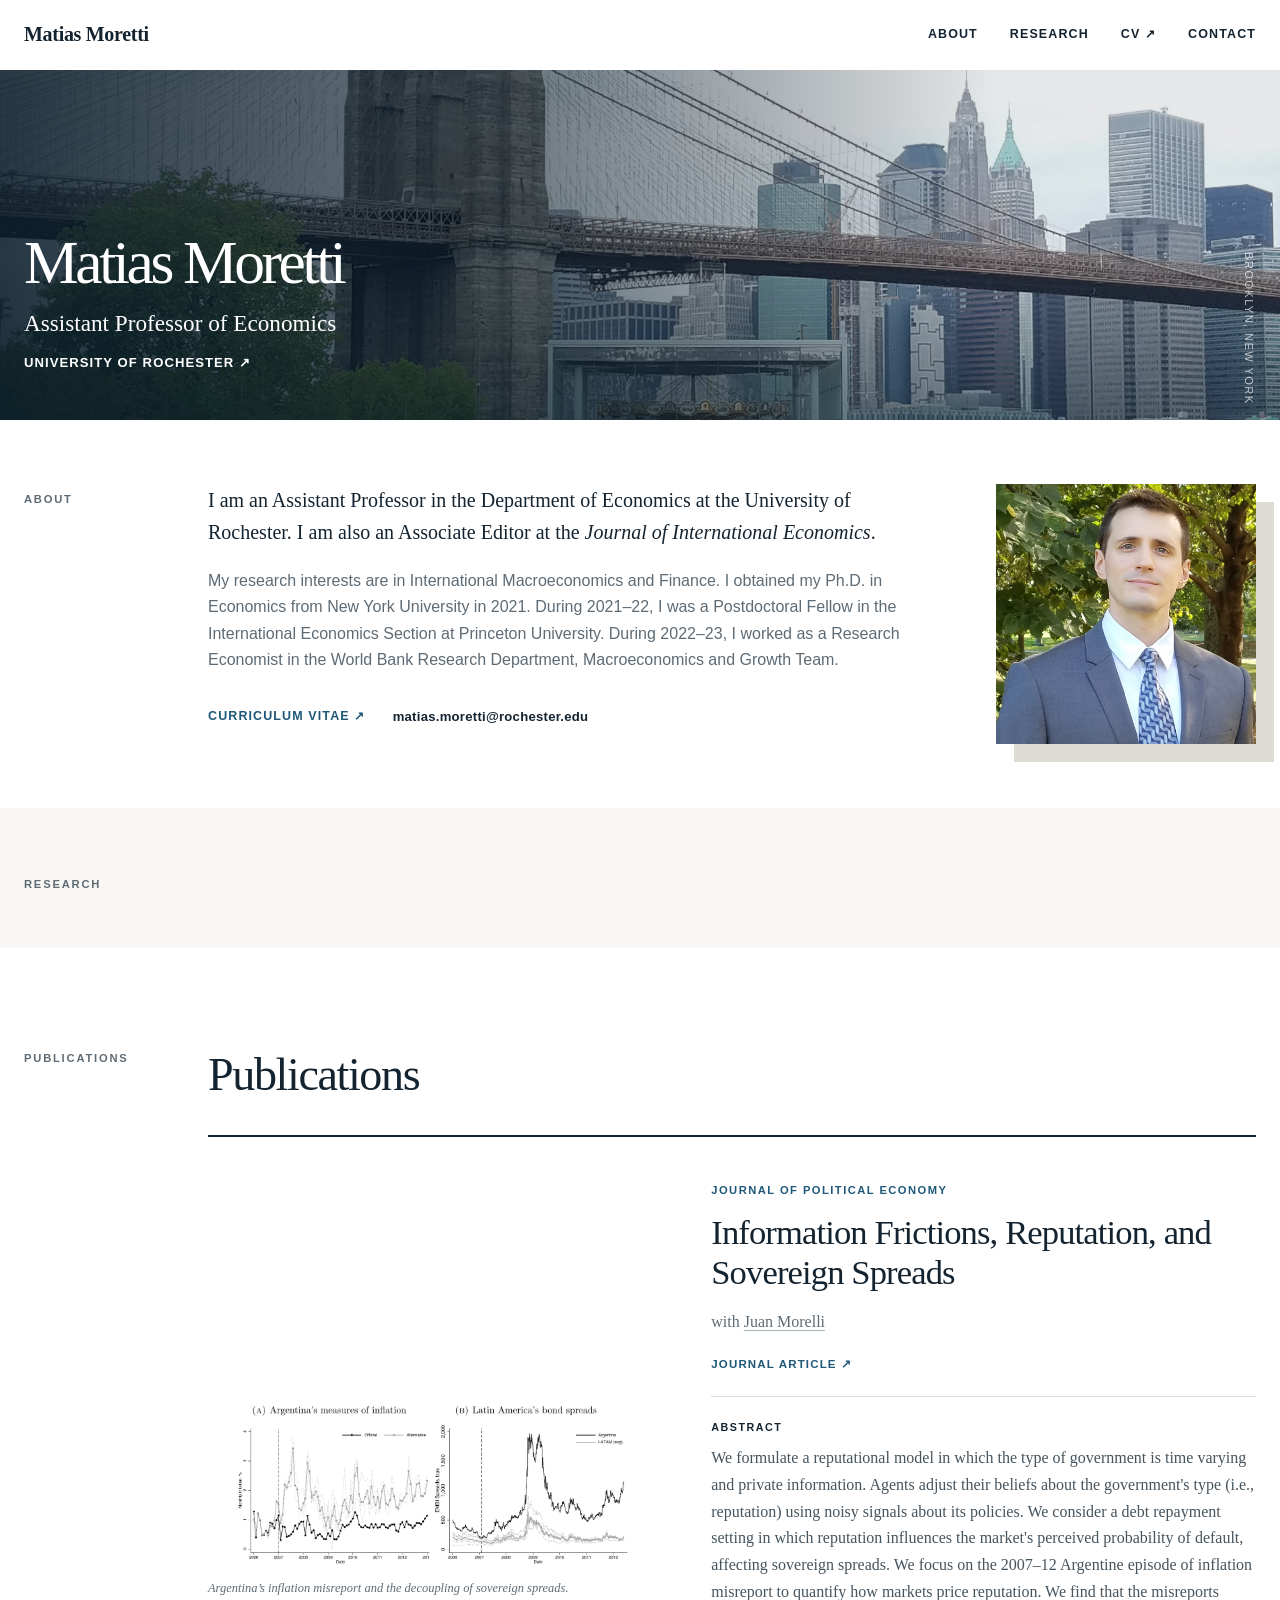
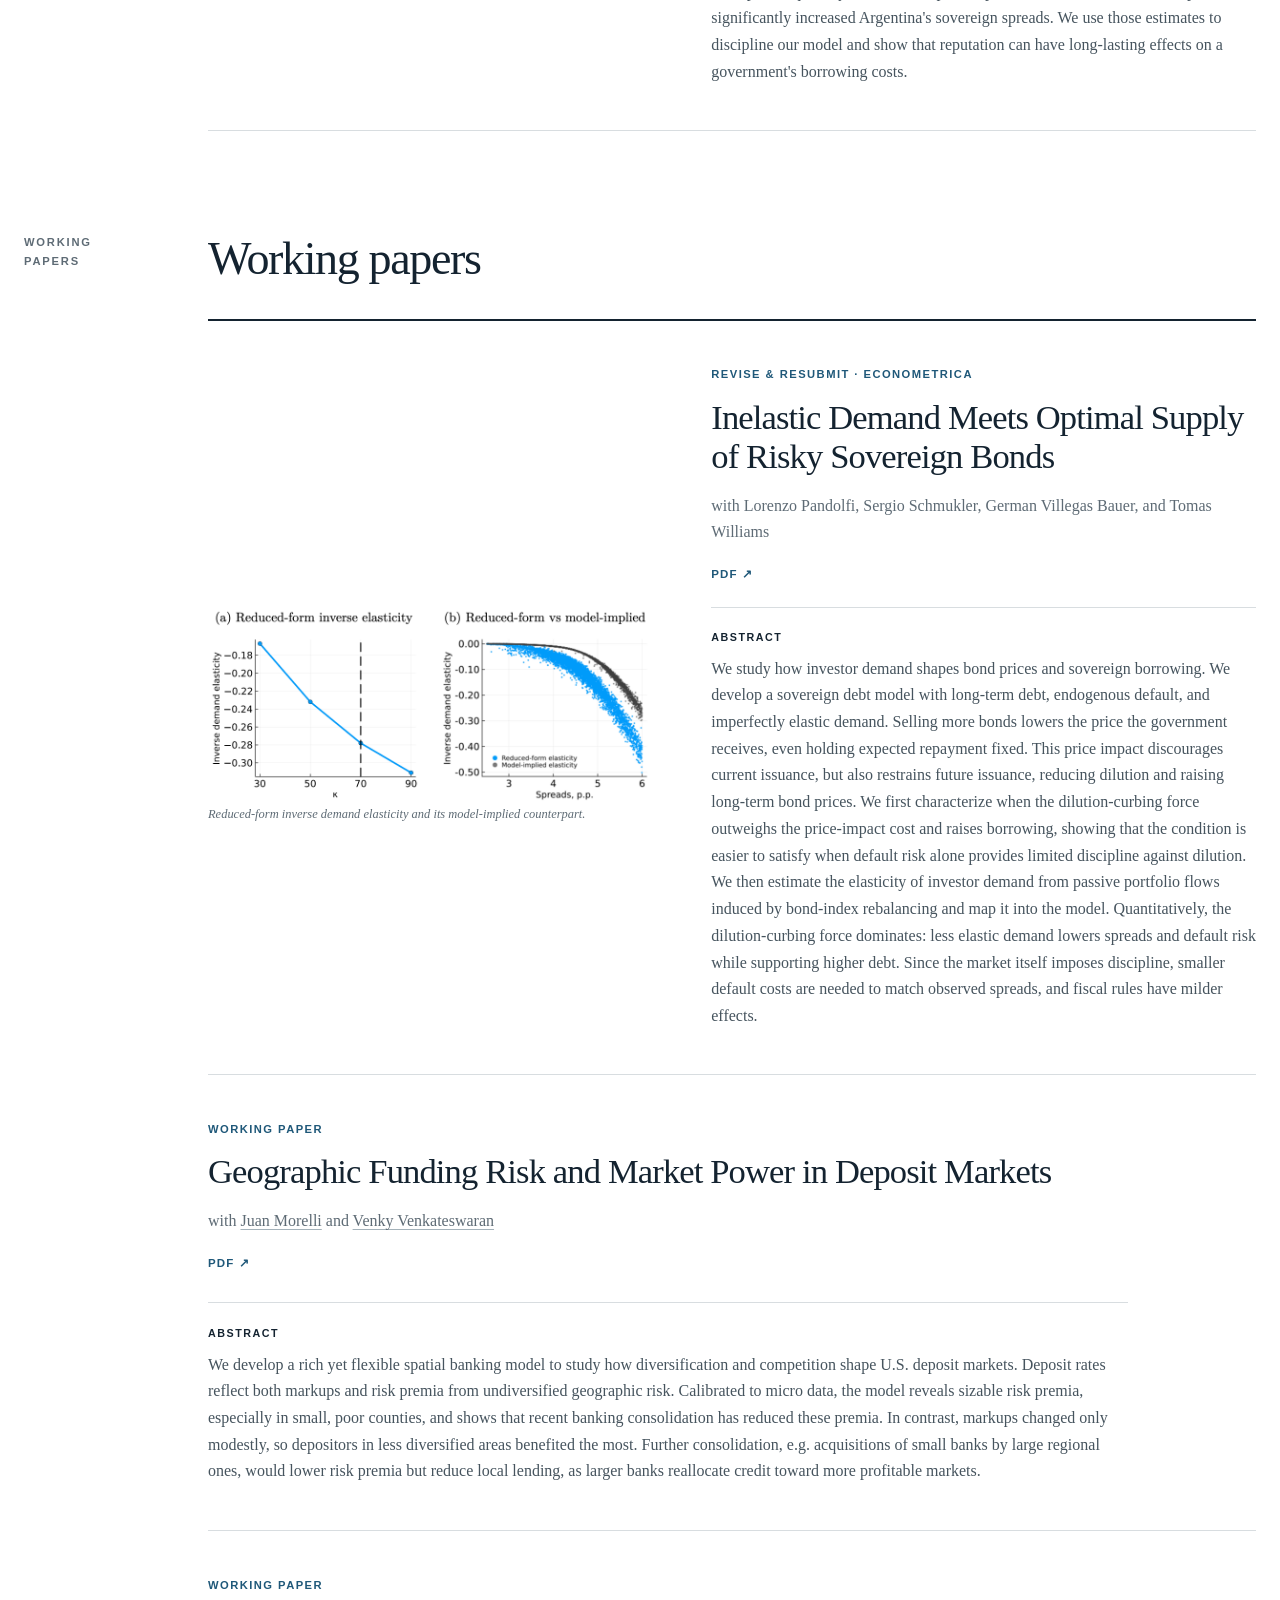
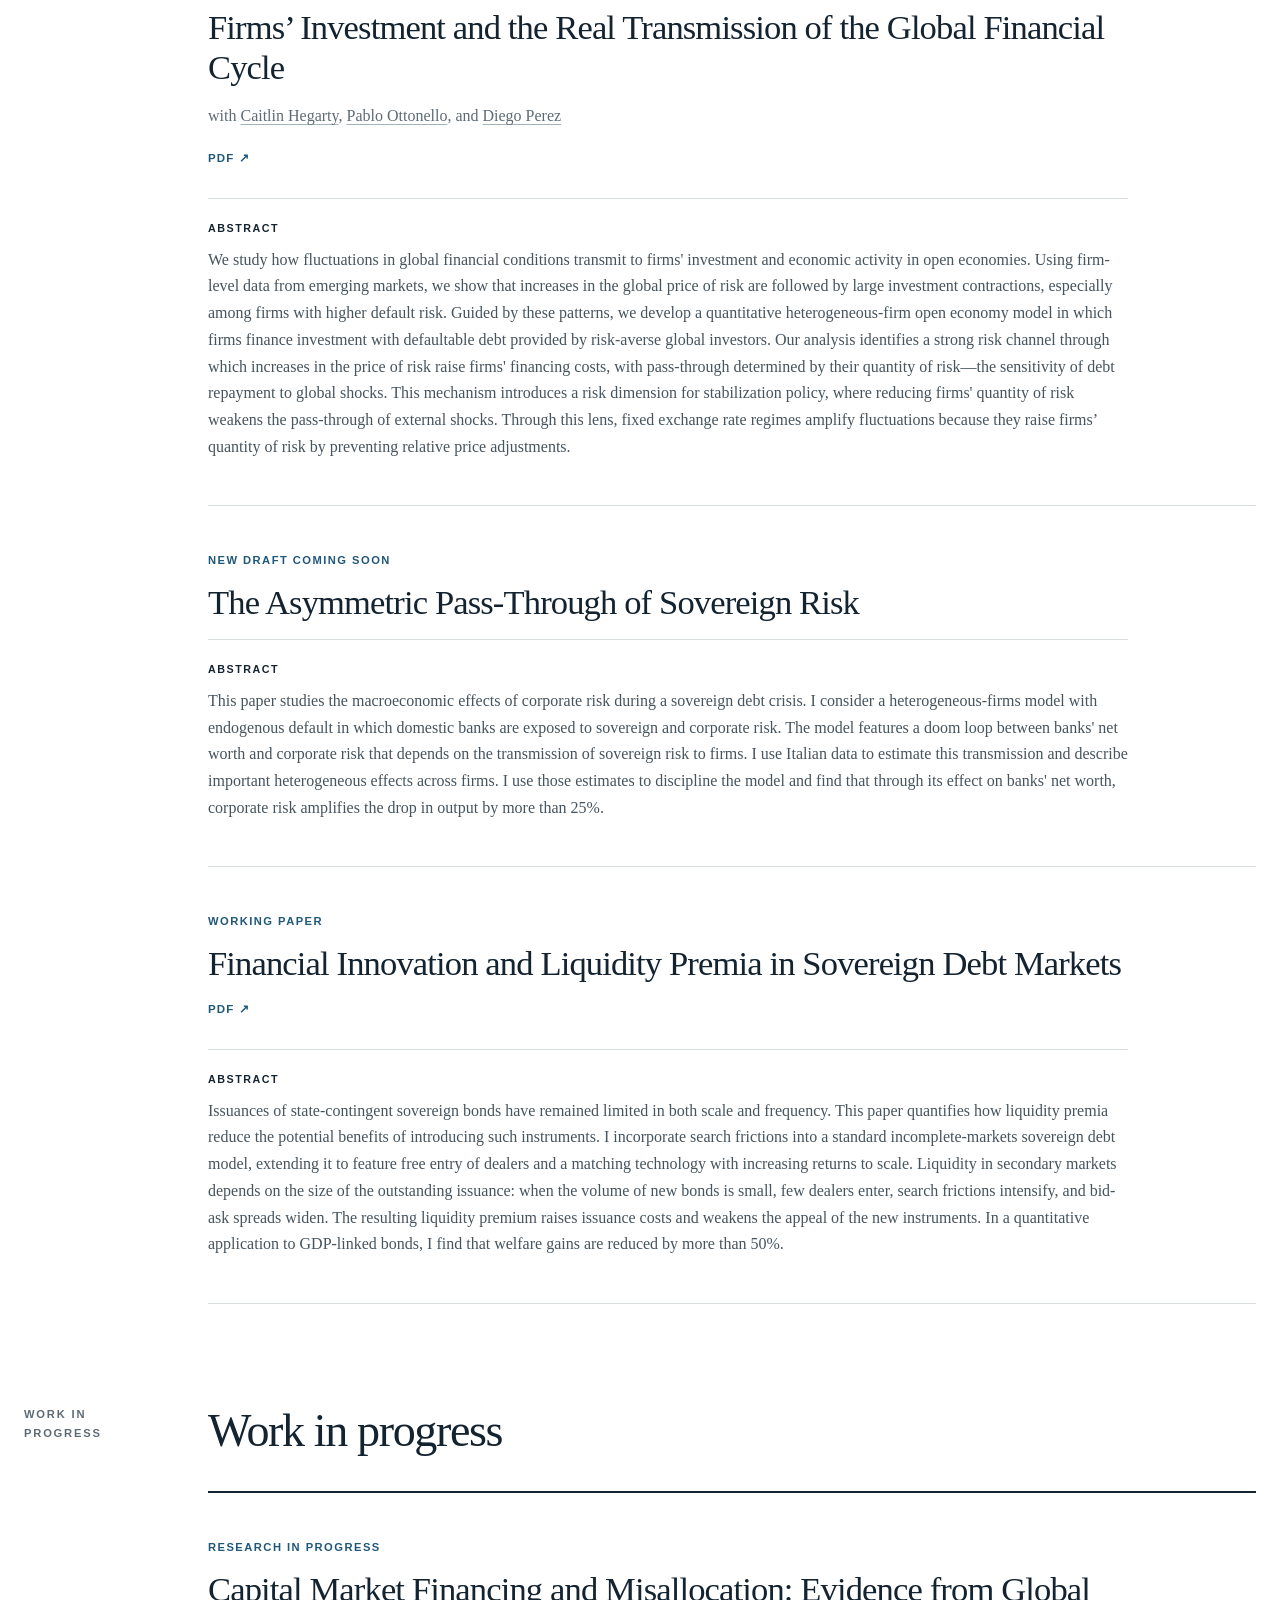
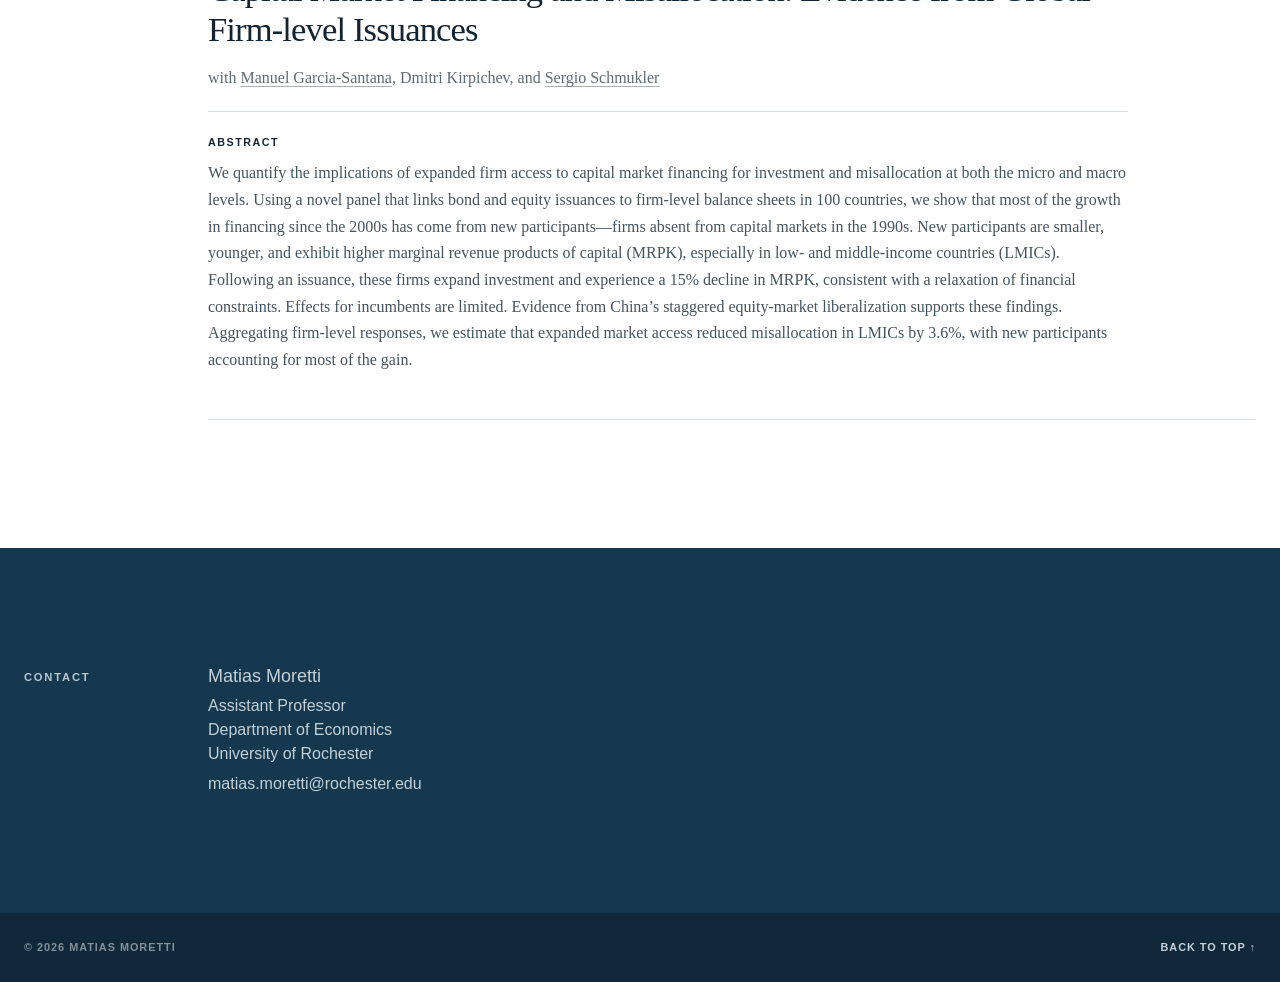
<file: index.html>
<!doctype html>
<html lang="en">
<head>
  <!-- Google tag (gtag.js) -->
  <script async src="https://www.googletagmanager.com/gtag/js?id=G-LN044DW6DM"></script>
  <script>
    window.dataLayer = window.dataLayer || [];
    function gtag(){dataLayer.push(arguments);}
    gtag('js', new Date());
    gtag('config', 'G-LN044DW6DM');
  </script>
  <meta charset="utf-8">
  <meta name="viewport" content="width=device-width, initial-scale=1">
  <meta name="description" content="Matias Moretti is an Assistant Professor of Economics at the University of Rochester researching international macroeconomics and finance.">
  <meta property="og:title" content="Matias Moretti">
  <meta name="google-site-verification" content="yPBf0B5M66TcuNcL68v2eq8RAEyVuqP2-J2rra1R8Lk">
  <meta name="theme-color" content="#173b57">
  <title>Matias Moretti</title>
  <link rel="canonical" href="https://morettimatias.github.io/">
  <link rel="icon" href="assets/images/favicon.svg" type="image/svg+xml">
  <link rel="stylesheet" href="styles.css?v=20260830-3">
</head>
<body>
  <a class="skip-link" href="#main-content">Skip to content</a>

  <header class="site-header" data-header>
    <div class="nav-shell">
      <a class="wordmark" href="#top" aria-label="Matias Moretti, home">Matias Moretti</a>
      <button class="menu-toggle" type="button" aria-expanded="false" aria-controls="site-nav" data-menu-toggle>
        <span></span><span></span>
        <span class="sr-only">Open menu</span>
      </button>
      <nav class="site-nav" id="site-nav" aria-label="Primary navigation" data-menu>
        <a href="#about">About</a>
        <a href="#research">Research</a>
        <a href="files/Moretti_CV.pdf?v=20260829-1345">CV <span aria-hidden="true">↗</span></a>
        <a href="#contact">Contact</a>
      </nav>
    </div>
  </header>

  <main id="main-content">
    <section class="masthead" id="top" aria-labelledby="page-title">
      <div class="masthead-overlay"></div>
      <div class="masthead-content">
        <h1 id="page-title">Matias Moretti</h1>
        <p>Assistant Professor of Economics</p>
        <a class="institution-link" href="https://www.sas.rochester.edu/eco/" rel="noopener">University of Rochester <span aria-hidden="true">↗</span></a>
      </div>
      <p class="photo-credit">Brooklyn, New York</p>
    </section>

    <section class="about section-shell" id="about" aria-labelledby="about-title">
      <div class="section-label">
        <p id="about-title">About</p>
      </div>
      <div class="about-copy">
        <p class="lead">I am an Assistant Professor in the Department of Economics at the University of Rochester. I am also an Associate Editor at the <em>Journal of International Economics</em>.</p>
        <p>My research interests are in International Macroeconomics and Finance. I obtained my Ph.D. in Economics from New York University in 2021. During 2021–22, I was a Postdoctoral Fellow in the International Economics Section at Princeton University. During 2022–23, I worked as a Research Economist in the World Bank Research Department, Macroeconomics and Growth Team.</p>
        <div class="link-row" aria-label="Profile links">
          <a class="text-link" href="files/Moretti_CV.pdf?v=20260829-1345">Curriculum vitae <span aria-hidden="true">↗</span></a>
          <span class="email-text">matias.moretti@rochester.edu</span>
        </div>
      </div>
      <figure class="portrait-wrap">
        <img src="assets/images/Headshot_2.jpg" alt="Portrait of Matias Moretti" width="1956" height="1957" style="width:100%;height:auto;aspect-ratio:auto;object-fit:contain;object-position:center;max-height:none">
      </figure>
    </section>

    <section class="research-intro section-shell" id="research" aria-labelledby="research-title">
      <div class="section-label">
        <p id="research-title">Research</p>
      </div>
      <div class="research-heading"></div>
    </section>

    <section class="paper-section section-shell" aria-labelledby="publications-title">
      <div class="section-label subsection-label"><p>Publications</p></div>
      <div class="paper-list">
        <h2 class="category-title" id="publications-title">Publications</h2>

        <article class="paper paper-with-figure" id="reputation">
          <div class="paper-meta">
            <p class="paper-status">Journal of Political Economy</p>
            <h3><a href="https://www.journals.uchicago.edu/doi/epdf/10.1086/724855">Information Frictions, Reputation, and Sovereign Spreads</a></h3>
            <p class="authors">with <a href="https://sites.google.com/view/jmorelli">Juan Morelli</a></p>
            <div class="paper-links">
              <a href="https://www.journals.uchicago.edu/doi/epdf/10.1086/724855">Journal article <span aria-hidden="true">↗</span></a>
            </div>
          </div>
          <figure class="paper-figure">
            <a href="https://www.journals.uchicago.edu/doi/epdf/10.1086/724855" aria-label="Open Information Frictions, Reputation, and Sovereign Spreads">
              <img src="assets/figures/reputation-clean.webp" alt="Argentina's reported inflation and sovereign spreads diverging from regional measures" width="1280" height="517">
            </a>
            <figcaption>Argentina’s inflation misreport and the decoupling of sovereign spreads.</figcaption>
          </figure>
          <div class="abstract">
            <p class="abstract-label">Abstract</p>
            <p>We formulate a reputational model in which the type of government is time varying and private information. Agents adjust their beliefs about the government's type (i.e., reputation) using noisy signals about its policies. We consider a debt repayment setting in which reputation influences the market's perceived probability of default, affecting sovereign spreads. We focus on the 2007–12 Argentine episode of inflation misreport to quantify how markets price reputation. We find that the misreports significantly increased Argentina's sovereign spreads. We use those estimates to discipline our model and show that reputation can have long-lasting effects on a government's borrowing costs.</p>
          </div>
        </article>
      </div>
    </section>

    <section class="paper-section section-shell" aria-labelledby="working-papers-title">
      <div class="section-label subsection-label"><p>Working papers</p></div>
      <div class="paper-list">
        <h2 class="category-title" id="working-papers-title">Working papers</h2>

        <article class="paper paper-with-figure" id="inelastic-demand">
          <div class="paper-meta">
            <p class="paper-status">Revise &amp; Resubmit · Econometrica</p>
            <h3><a href="files/Moretti_et_al_2026.pdf">Inelastic Demand Meets Optimal Supply of Risky Sovereign Bonds</a></h3>
            <p class="authors">with Lorenzo Pandolfi, Sergio Schmukler, German Villegas Bauer, and Tomas Williams</p>
            <div class="paper-links"><a href="files/Moretti_et_al_2026.pdf">PDF <span aria-hidden="true">↗</span></a></div>
          </div>
          <figure class="paper-figure">
            <a href="files/Moretti_et_al_2026.pdf" aria-label="Open Inelastic Demand Meets Optimal Supply of Risky Sovereign Bonds">
              <img src="assets/figures/demand-elasticity.png" alt="Reduced-form inverse demand elasticity and comparison with model-implied elasticity" width="1868" height="820" loading="lazy">
            </a>
            <figcaption>Reduced-form inverse demand elasticity and its model-implied counterpart.</figcaption>
          </figure>
          <div class="abstract">
            <p class="abstract-label">Abstract</p>
            <p>We study how investor demand shapes bond prices and sovereign borrowing. We develop a sovereign debt model with long-term debt, endogenous default, and imperfectly elastic demand. Selling more bonds lowers the price the government receives, even holding expected repayment fixed. This price impact discourages current issuance, but also restrains future issuance, reducing dilution and raising long-term bond prices. We first characterize when the dilution-curbing force outweighs the price-impact cost and raises borrowing, showing that the condition is easier to satisfy when default risk alone provides limited discipline against dilution. We then estimate the elasticity of investor demand from passive portfolio flows induced by bond-index rebalancing and map it into the model. Quantitatively, the dilution-curbing force dominates: less elastic demand lowers spreads and default risk while supporting higher debt. Since the market itself imposes discipline, smaller default costs are needed to match observed spreads, and fiscal rules have milder effects.</p>
          </div>
        </article>

        <article class="paper text-only" id="geographic-funding-risk">
          <div class="paper-copy">
            <p class="paper-status">Working paper</p>
            <h3><a href="files/00_Main.pdf">Geographic Funding Risk and Market Power in Deposit Markets</a></h3>
            <p class="authors">with <a href="https://sites.google.com/view/jmorelli">Juan Morelli</a> and <a href="https://sites.google.com/site/vvenkate/">Venky Venkateswaran</a></p>
            <div class="paper-links"><a href="files/00_Main.pdf">PDF <span aria-hidden="true">↗</span></a></div>
            <div class="abstract">
              <p class="abstract-label">Abstract</p>
              <p>We develop a rich yet flexible spatial banking model to study how diversification and competition shape U.S. deposit markets. Deposit rates reflect both markups and risk premia from undiversified geographic risk. Calibrated to micro data, the model reveals sizable risk premia, especially in small, poor counties, and shows that recent banking consolidation has reduced these premia. In contrast, markups changed only modestly, so depositors in less diversified areas benefited the most. Further consolidation, e.g. acquisitions of small banks by large regional ones, would lower risk premia but reduce local lending, as larger banks reallocate credit toward more profitable markets.</p>
            </div>
          </div>
        </article>

        <article class="paper text-only" id="global-financial-cycle">
          <div class="paper-copy">
            <p class="paper-status">Working paper</p>
            <h3><a href="files/HMOP_March2026.pdf">Firms’ Investment and the Real Transmission of the Global Financial Cycle</a></h3>
            <p class="authors">with <a href="https://www.caitlinhegarty.com/">Caitlin Hegarty</a>, <a href="https://sites.google.com/site/ottonellopablo/">Pablo Ottonello</a>, and <a href="https://www.perezdiego.org/">Diego Perez</a></p>
            <div class="paper-links"><a href="files/HMOP_March2026.pdf">PDF <span aria-hidden="true">↗</span></a></div>
            <div class="abstract">
              <p class="abstract-label">Abstract</p>
              <p>We study how fluctuations in global financial conditions transmit to firms' investment and economic activity in open economies. Using firm-level data from emerging markets, we show that increases in the global price of risk are followed by large investment contractions, especially among firms with higher default risk. Guided by these patterns, we develop a quantitative heterogeneous-firm open economy model in which firms finance investment with defaultable debt provided by risk-averse global investors. Our analysis identifies a strong risk channel through which increases in the price of risk raise firms' financing costs, with pass-through determined by their quantity of risk—the sensitivity of debt repayment to global shocks. This mechanism introduces a risk dimension for stabilization policy, where reducing firms' quantity of risk weakens the pass-through of external shocks. Through this lens, fixed exchange rate regimes amplify fluctuations because they raise firms’ quantity of risk by preventing relative price adjustments.</p>
            </div>
          </div>
        </article>

        <article class="paper text-only" id="asymmetric-pass-through">
          <div class="paper-copy">
            <p class="paper-status">New draft coming soon</p>
            <h3>The Asymmetric Pass-Through of Sovereign Risk</h3>
            <div class="abstract">
              <p class="abstract-label">Abstract</p>
              <p>This paper studies the macroeconomic effects of corporate risk during a sovereign debt crisis. I consider a heterogeneous-firms model with endogenous default in which domestic banks are exposed to sovereign and corporate risk. The model features a doom loop between banks' net worth and corporate risk that depends on the transmission of sovereign risk to firms. I use Italian data to estimate this transmission and describe important heterogeneous effects across firms. I use those estimates to discipline the model and find that through its effect on banks' net worth, corporate risk amplifies the drop in output by more than 25%.</p>
            </div>
          </div>
        </article>

        <article class="paper text-only" id="liquidity-premia">
          <div class="paper-copy">
            <p class="paper-status">Working paper</p>
            <h3><a href="files/Moretti_2025.pdf">Financial Innovation and Liquidity Premia in Sovereign Debt Markets</a></h3>
            <div class="paper-links"><a href="files/Moretti_2025.pdf">PDF <span aria-hidden="true">↗</span></a></div>
            <div class="abstract">
              <p class="abstract-label">Abstract</p>
              <p>Issuances of state-contingent sovereign bonds have remained limited in both scale and frequency. This paper quantifies how liquidity premia reduce the potential benefits of introducing such instruments. I incorporate search frictions into a standard incomplete-markets sovereign debt model, extending it to feature free entry of dealers and a matching technology with increasing returns to scale. Liquidity in secondary markets depends on the size of the outstanding issuance: when the volume of new bonds is small, few dealers enter, search frictions intensify, and bid-ask spreads widen. The resulting liquidity premium raises issuance costs and weakens the appeal of the new instruments. In a quantitative application to GDP-linked bonds, I find that welfare gains are reduced by more than 50%.</p>
            </div>
          </div>
        </article>
      </div>
    </section>

    <section class="paper-section section-shell" aria-labelledby="work-progress-title">
      <div class="section-label subsection-label"><p>Work in progress</p></div>
      <div class="paper-list">
        <h2 class="category-title" id="work-progress-title">Work in progress</h2>
        <article class="paper text-only" id="capital-markets">
          <div class="paper-copy">
            <p class="paper-status">Research in progress</p>
            <h3>Capital Market Financing and Misallocation: Evidence from Global Firm-level Issuances</h3>
            <p class="authors">with <a href="https://sites.google.com/view/manugarciasantana/home">Manuel Garcia-Santana</a>, Dmitri Kirpichev, and <a href="https://sites.google.com/site/sschmukler/home">Sergio Schmukler</a></p>
            <div class="abstract">
              <p class="abstract-label">Abstract</p>
              <p>We quantify the implications of expanded firm access to capital market financing for investment and misallocation at both the micro and macro levels. Using a novel panel that links bond and equity issuances to firm-level balance sheets in 100 countries, we show that most of the growth in financing since the 2000s has come from new participants—firms absent from capital markets in the 1990s. New participants are smaller, younger, and exhibit higher marginal revenue products of capital (MRPK), especially in low- and middle-income countries (LMICs). Following an issuance, these firms expand investment and experience a 15% decline in MRPK, consistent with a relaxation of financial constraints. Effects for incumbents are limited. Evidence from China’s staggered equity-market liberalization supports these findings. Aggregating firm-level responses, we estimate that expanded market access reduced misallocation in LMICs by 3.6%, with new participants accounting for most of the gain.</p>
            </div>
          </div>
        </article>
      </div>
    </section>

    <section class="contact" id="contact" aria-labelledby="contact-title">
      <div class="contact-inner section-shell">
        <div class="section-label">
          <p>Contact</p>
        </div>
        <div class="contact-copy">
          <h2 id="contact-title">Matias Moretti</h2>
          <p class="contact-details">Assistant Professor<br>Department of Economics<br>University of Rochester</p>
          <p class="contact-email">matias.moretti@rochester.edu</p>
        </div>
      </div>
    </section>
  </main>

  <footer class="site-footer">
    <p>© <span data-year>2026</span> Matias Moretti</p>
    <a href="#top">Back to top ↑</a>
  </footer>

  <script src="script.js"></script>
</body>
</html>
</file>
<file: styles.css>
:root {
  --ink: #142330;
  --muted: #5e6b75;
  --blue: #1f5879;
  --blue-dark: #15384f;
  --sky: #dceaf1;
  --paper: #f8f7f3;
  --white: #ffffff;
  --line: #d8dde0;
  --max: 1240px;
  --serif: Georgia, "Times New Roman", Times, serif;
  --sans: -apple-system, BlinkMacSystemFont, "Segoe UI", Helvetica, Arial, sans-serif;
}

*, *::before, *::after { box-sizing: border-box; }

html { scroll-behavior: smooth; }

section[id], article[id] { scroll-margin-top: 90px; }

body {
  margin: 0;
  color: var(--ink);
  background: var(--white);
  font-family: var(--sans);
  font-size: 16px;
  line-height: 1.65;
  text-rendering: optimizeLegibility;
  -webkit-font-smoothing: antialiased;
}

img { display: block; max-width: 100%; }
a { color: inherit; }
a:focus-visible, button:focus-visible { outline: 2px solid var(--blue); outline-offset: 4px; }
p, h1, h2, h3, figure { margin-top: 0; }

.sr-only {
  position: absolute;
  width: 1px;
  height: 1px;
  padding: 0;
  margin: -1px;
  overflow: hidden;
  clip: rect(0, 0, 0, 0);
  white-space: nowrap;
  border: 0;
}

.skip-link {
  position: fixed;
  z-index: 1000;
  top: 0;
  left: 1rem;
  padding: .7rem 1rem;
  background: var(--white);
  color: var(--ink);
  transform: translateY(-120%);
  transition: transform .2s ease;
}
.skip-link:focus { transform: translateY(0); }

.site-header {
  position: sticky;
  z-index: 100;
  top: 0;
  height: 70px;
  background: rgba(255,255,255,.95);
  border-bottom: 1px solid transparent;
  backdrop-filter: blur(12px);
  transition: border-color .2s ease, box-shadow .2s ease;
}
.site-header.scrolled {
  border-color: var(--line);
  box-shadow: 0 3px 20px rgba(20,35,48,.04);
}

.nav-shell {
  width: min(calc(100% - 48px), var(--max));
  height: 100%;
  margin: 0 auto;
  display: flex;
  align-items: center;
  justify-content: space-between;
}
.wordmark {
  font-family: var(--serif);
  font-size: 1.25rem;
  font-weight: 700;
  text-decoration: none;
  letter-spacing: -.015em;
}
.site-nav { display: flex; align-items: center; gap: 2rem; }
.site-nav a {
  color: var(--ink);
  font-size: .78rem;
  font-weight: 700;
  letter-spacing: .09em;
  text-decoration: none;
  text-transform: uppercase;
}
.site-nav a::after,
.text-link::after,
.paper-links a::after,
.contact a::after {
  content: "";
  display: block;
  width: 0;
  height: 1px;
  background: currentColor;
  transition: width .25s ease;
}
.site-nav a:hover::after,
.site-nav a:focus-visible::after,
.text-link:hover::after,
.paper-links a:hover::after,
.contact a:hover::after { width: 100%; }
.menu-toggle { display: none; }

.masthead {
  position: relative;
  min-height: clamp(290px, 40vh, 350px);
  display: flex;
  align-items: flex-end;
  isolation: isolate;
  overflow: hidden;
  color: var(--white);
  background: url("assets/images/Background.jpg") center 49% / cover no-repeat;
}
.masthead-overlay {
  position: absolute;
  z-index: -1;
  inset: 0;
  background:
    linear-gradient(90deg, rgba(10,29,42,.88) 0%, rgba(10,29,42,.56) 43%, rgba(10,29,42,.10) 78%),
    linear-gradient(0deg, rgba(10,29,42,.38), transparent 45%);
}
.masthead-content {
  width: min(calc(100% - 48px), var(--max));
  margin: 0 auto;
  padding: clamp(2rem, 3.5vw, 3rem) 0;
}
.masthead h1 {
  max-width: 760px;
  margin: 0 0 .8rem;
  font-family: var(--serif);
  font-size: clamp(2.56rem, 4.8vw, 4.56rem);
  font-weight: 400;
  line-height: .95;
  letter-spacing: -.055em;
}
.masthead-content > p:not(.eyebrow) {
  margin-bottom: .25rem;
  font-family: var(--serif);
  font-size: clamp(1.15rem, 2vw, 1.45rem);
}
.institution-link {
  display: inline-block;
  margin-top: .35rem;
  color: var(--white);
  font-size: .82rem;
  font-weight: 700;
  letter-spacing: .08em;
  text-decoration: none;
  text-transform: uppercase;
}
.photo-credit {
  position: absolute;
  right: 1.4rem;
  bottom: 1rem;
  margin: 0;
  font-size: .7rem;
  letter-spacing: .12em;
  opacity: .68;
  text-transform: uppercase;
  writing-mode: vertical-rl;
}

.eyebrow {
  margin-bottom: .85rem;
  color: var(--blue);
  font-size: .72rem;
  font-weight: 800;
  letter-spacing: .16em;
  text-transform: uppercase;
}
.eyebrow.light { color: var(--sky); }

.section-shell {
  width: min(calc(100% - 48px), var(--max));
  margin: 0 auto;
  display: grid;
  grid-template-columns: 120px minmax(0, 1fr);
  column-gap: clamp(2rem, 5vw, 5rem);
}
.section-label {
  padding-top: .35rem;
  color: var(--muted);
  font-size: .7rem;
  font-weight: 800;
  letter-spacing: .16em;
  text-transform: uppercase;
}
.section-label span {
  display: block;
  margin-bottom: .45rem;
  color: var(--blue);
  font-family: var(--serif);
  font-size: 1.1rem;
  font-weight: 400;
  letter-spacing: 0;
}
.section-label p { margin: 0; }

.about {
  grid-template-columns: 120px minmax(0, 1fr) minmax(210px, 280px);
  padding-top: clamp(3rem, 5vw, 5rem);
  padding-bottom: clamp(3rem, 5vw, 5rem);
}
.about-copy { max-width: 700px; }
.about h2,
.research-heading h2,
.contact h2 {
  font-family: var(--serif);
  font-size: clamp(2.25rem, 4.2vw, 4.2rem);
  font-weight: 400;
  line-height: 1.08;
  letter-spacing: -.035em;
}
.about h2 { margin-bottom: 2rem; }
.about-copy .lead {
  color: var(--ink);
  font-family: var(--serif);
  font-size: 1.25rem;
  line-height: 1.6;
}
.about-copy > p:not(.lead) { color: var(--muted); }
.link-row { display: flex; gap: 1.7rem; margin-top: 2rem; }
.text-link {
  color: var(--blue);
  font-size: .78rem;
  font-weight: 800;
  letter-spacing: .09em;
  text-decoration: none;
  text-transform: uppercase;
}
.email-text {
  color: var(--ink);
  font-size: .82rem;
  font-weight: 650;
  letter-spacing: .02em;
}
.portrait-wrap {
  position: relative;
  align-self: start;
  justify-self: end;
  width: min(100%, 260px);
  margin: 0;
}
.portrait-wrap::before {
  content: "";
  position: absolute;
  z-index: -1;
  inset: 18px -18px -18px 18px;
  background: #dedbd5;
}
.portrait-wrap img {
  width: 100%;
  height: auto;
  object-fit: contain;
  object-position: center;
}

.research-intro {
  position: relative;
  padding-top: clamp(3rem, 4.8vw, 4.8rem);
  padding-bottom: clamp(2.4rem, 4.2vw, 4.2rem);
  background: var(--paper);
  box-shadow: 0 0 0 100vmax var(--paper);
  clip-path: inset(0 -100vmax);
}
.research-heading { max-width: 800px; }
.research-heading h2 { margin-bottom: 1rem; }
.research-heading > p:last-child { color: var(--muted); }

.paper-section {
  padding-top: clamp(4rem, 7vw, 7rem);
}
.subsection-label { padding-top: .75rem; }
.paper-list { min-width: 0; }
.category-title {
  margin: 0;
  padding-bottom: 1.35rem;
  border-bottom: 2px solid var(--ink);
  font-family: var(--serif);
  font-size: clamp(2rem, 3.6vw, 3.2rem);
  font-weight: 400;
  letter-spacing: -.03em;
}

.paper {
  position: relative;
  display: grid;
  grid-template-columns: minmax(260px, 4.5fr) minmax(0, 5.5fr);
  column-gap: clamp(2rem, 4.5vw, 4.5rem);
  padding: clamp(2.25rem, 3.5vw, 4rem) 0;
  border-bottom: 1px solid var(--line);
}
.paper.text-only {
  grid-template-columns: minmax(0, 920px);
}
.paper.text-only .paper-copy {
  grid-column: 1;
}
.paper.paper-with-figure {
  grid-template-rows: auto auto;
  row-gap: 1.35rem;
}
.paper-with-figure .paper-meta {
  grid-column: 2;
  grid-row: 1;
}
.paper-with-figure .paper-meta .paper-links {
  margin-bottom: 0;
}
.paper-with-figure .paper-figure {
  grid-column: 1;
  grid-row: 2;
}
.paper-with-figure > .abstract {
  grid-column: 2;
  grid-row: 2;
  align-self: start;
}
.paper-figure {
  align-self: start;
  display: grid;
  grid-template-rows: max-content max-content;
  align-content: start;
  row-gap: 0;
  height: fit-content;
  margin: 0;
}
.paper-figure a {
  display: block;
  align-self: start;
  overflow: hidden;
  margin: 0;
  background: var(--paper);
  line-height: 0;
}
.paper-figure img {
  display: block;
  width: 100%;
  height: auto;
  max-height: 440px;
  margin: 0;
  object-fit: contain;
  background: #fff;
  transition: transform .5s cubic-bezier(.2,.7,.2,1);
}
.paper-figure a:hover img { transform: scale(1.018); }
.paper-figure figcaption {
  align-self: start;
  width: 100%;
  margin: 0;
  padding: .3rem 0 0;
  color: var(--muted);
  background: transparent;
  font-family: var(--serif);
  font-size: .78rem;
  font-style: italic;
  line-height: 1.25;
}
.mechanism-figure img { background: var(--blue-dark); }
.paper-status {
  margin: 0 0 .85rem;
  color: var(--blue);
  font-size: .7rem;
  font-weight: 800;
  letter-spacing: .13em;
  text-transform: uppercase;
}
.paper h3 {
  margin: 0 0 1rem;
  font-family: var(--serif);
  font-size: clamp(1.65rem, 2.7vw, 2.6rem);
  font-weight: 400;
  line-height: 1.15;
  letter-spacing: -.025em;
}
.paper h3 a { text-decoration: none; }
.paper h3 a:hover { color: var(--blue); }
.authors {
  margin-bottom: 1.2rem;
  color: var(--muted);
  font-family: var(--serif);
  font-size: 1rem;
}
.authors a { text-decoration-color: #a4b2ba; text-underline-offset: .18em; }
.paper-links { display: flex; gap: 1.4rem; margin-bottom: 1.8rem; }
.paper-links a {
  color: var(--blue);
  font-size: .72rem;
  font-weight: 800;
  letter-spacing: .1em;
  text-decoration: none;
  text-transform: uppercase;
}
.abstract {
  padding-top: 1.35rem;
  border-top: 1px solid var(--line);
}
.abstract-label {
  margin-bottom: .55rem;
  color: var(--ink);
  font-size: .67rem;
  font-weight: 800;
  letter-spacing: .14em;
  text-transform: uppercase;
}
.abstract p:last-child {
  margin-bottom: 0;
  color: #46545e;
  font-family: var(--serif);
  font-size: 1rem;
  line-height: 1.67;
}

.contact {
  margin-top: clamp(5rem, 10vw, 10rem);
  padding: clamp(5rem, 9vw, 8rem) 0;
  color: var(--white);
  background: var(--blue-dark);
}
.contact .section-label { color: #b6c7d1; }
.contact .section-label span { color: var(--sky); }
.contact-copy { max-width: 760px; }
.contact h2 {
  margin: 0 0 .25rem;
  color: #c3d0d7;
  font-family: var(--sans);
  font-size: 1.125rem;
  font-weight: 400;
  line-height: 1.5;
  letter-spacing: normal;
}
.contact-copy > p:not(.eyebrow) { color: #c3d0d7; }
.contact-details {
  margin-bottom: 0;
  line-height: 1.5;
}
.contact a {
  display: inline-block;
  margin-top: 1rem;
  color: var(--white);
  font-family: var(--serif);
  font-size: clamp(1.15rem, 2vw, 1.5rem);
  text-decoration: none;
}
.contact .contact-email {
  margin-top: .35rem;
  margin-bottom: 0;
  color: var(--white);
  font-family: var(--sans);
  font-size: 1rem;
}

.site-footer {
  display: grid;
  grid-template-columns: 1fr auto;
  align-items: center;
  gap: 2rem;
  padding: 1.6rem max(24px, calc((100vw - var(--max)) / 2));
  color: #84919a;
  background: #0f293a;
  font-size: .68rem;
  font-weight: 700;
  letter-spacing: .09em;
  text-transform: uppercase;
}
.site-footer p { margin: 0; }
.site-footer a { justify-self: end; color: #c6d2d9; text-decoration: none; }

@media (max-width: 980px) {
  .about { grid-template-columns: 90px minmax(0, 1fr) 260px; column-gap: 2.5rem; }
  .section-shell { grid-template-columns: 90px minmax(0, 1fr); column-gap: 2.5rem; }
  .paper { grid-template-columns: 1fr; }
  .paper.paper-with-figure { grid-template-columns: 1fr; }
  .paper-with-figure .paper-meta { grid-column: 1; grid-row: 1; }
  .paper-with-figure .paper-figure { grid-column: 1; grid-row: 2; margin-bottom: 0; }
  .paper-with-figure > .abstract { grid-column: 1; grid-row: 3; }
  .paper-figure { max-width: 760px; margin-bottom: 2.4rem; }
  .paper-figure img { max-height: 520px; }
}

@media (max-width: 760px) {
  .nav-shell, .section-shell, .masthead-content { width: min(calc(100% - 32px), var(--max)); }
  .menu-toggle {
    width: 42px;
    height: 42px;
    display: grid;
    place-content: center;
    gap: 6px;
    padding: 0;
    border: 0;
    background: transparent;
    cursor: pointer;
  }
  .menu-toggle span:not(.sr-only) { width: 23px; height: 1px; background: var(--ink); transition: transform .2s ease; }
  .menu-toggle[aria-expanded="true"] span:first-child { transform: translateY(3.5px) rotate(45deg); }
  .menu-toggle[aria-expanded="true"] span:nth-child(2) { transform: translateY(-3.5px) rotate(-45deg); }
  .site-nav {
    position: absolute;
    top: 69px;
    right: 0;
    left: 0;
    display: none;
    flex-direction: column;
    align-items: flex-start;
    gap: 0;
    padding: 1rem 16px 1.4rem;
    border-bottom: 1px solid var(--line);
    background: var(--white);
  }
  .site-nav.open { display: flex; }
  .site-nav a { width: 100%; padding: .8rem 0; }
  .masthead { min-height: 350px; background-position: 57% center; }
  .masthead-overlay { background: linear-gradient(90deg, rgba(10,29,42,.86), rgba(10,29,42,.28)); }
  .masthead h1 { font-size: clamp(2.4rem, 12vw, 4rem); }
  .section-shell, .about { grid-template-columns: 1fr; }
  .section-label { display: flex; align-items: baseline; gap: .7rem; margin-bottom: 2.2rem; }
  .section-label span { margin: 0; }
  .about { padding-top: 3rem; }
  .portrait-wrap { width: min(80%, 340px); margin: 3rem 0 0 auto; }
  .portrait-wrap { width: min(72%, 260px); }
  .subsection-label { display: none; }
  .paper-section { padding-top: 4.5rem; }
  .paper { padding: 2.75rem 0; }
  .paper.paper-with-figure { grid-template-rows: auto auto; row-gap: 0; }
  .paper-with-figure .paper-figure { display: none; }
  .paper-with-figure > .abstract { grid-row: 2; }
  .paper h3 { font-size: 1.9rem; }
  .site-footer { grid-template-columns: 1fr; gap: .35rem; }
  .site-footer a { justify-self: start; margin-top: .5rem; }
}

@media (prefers-reduced-motion: reduce) {
  html { scroll-behavior: auto; }
  *, *::before, *::after { transition-duration: .01ms !important; animation-duration: .01ms !important; }
}
</file>
